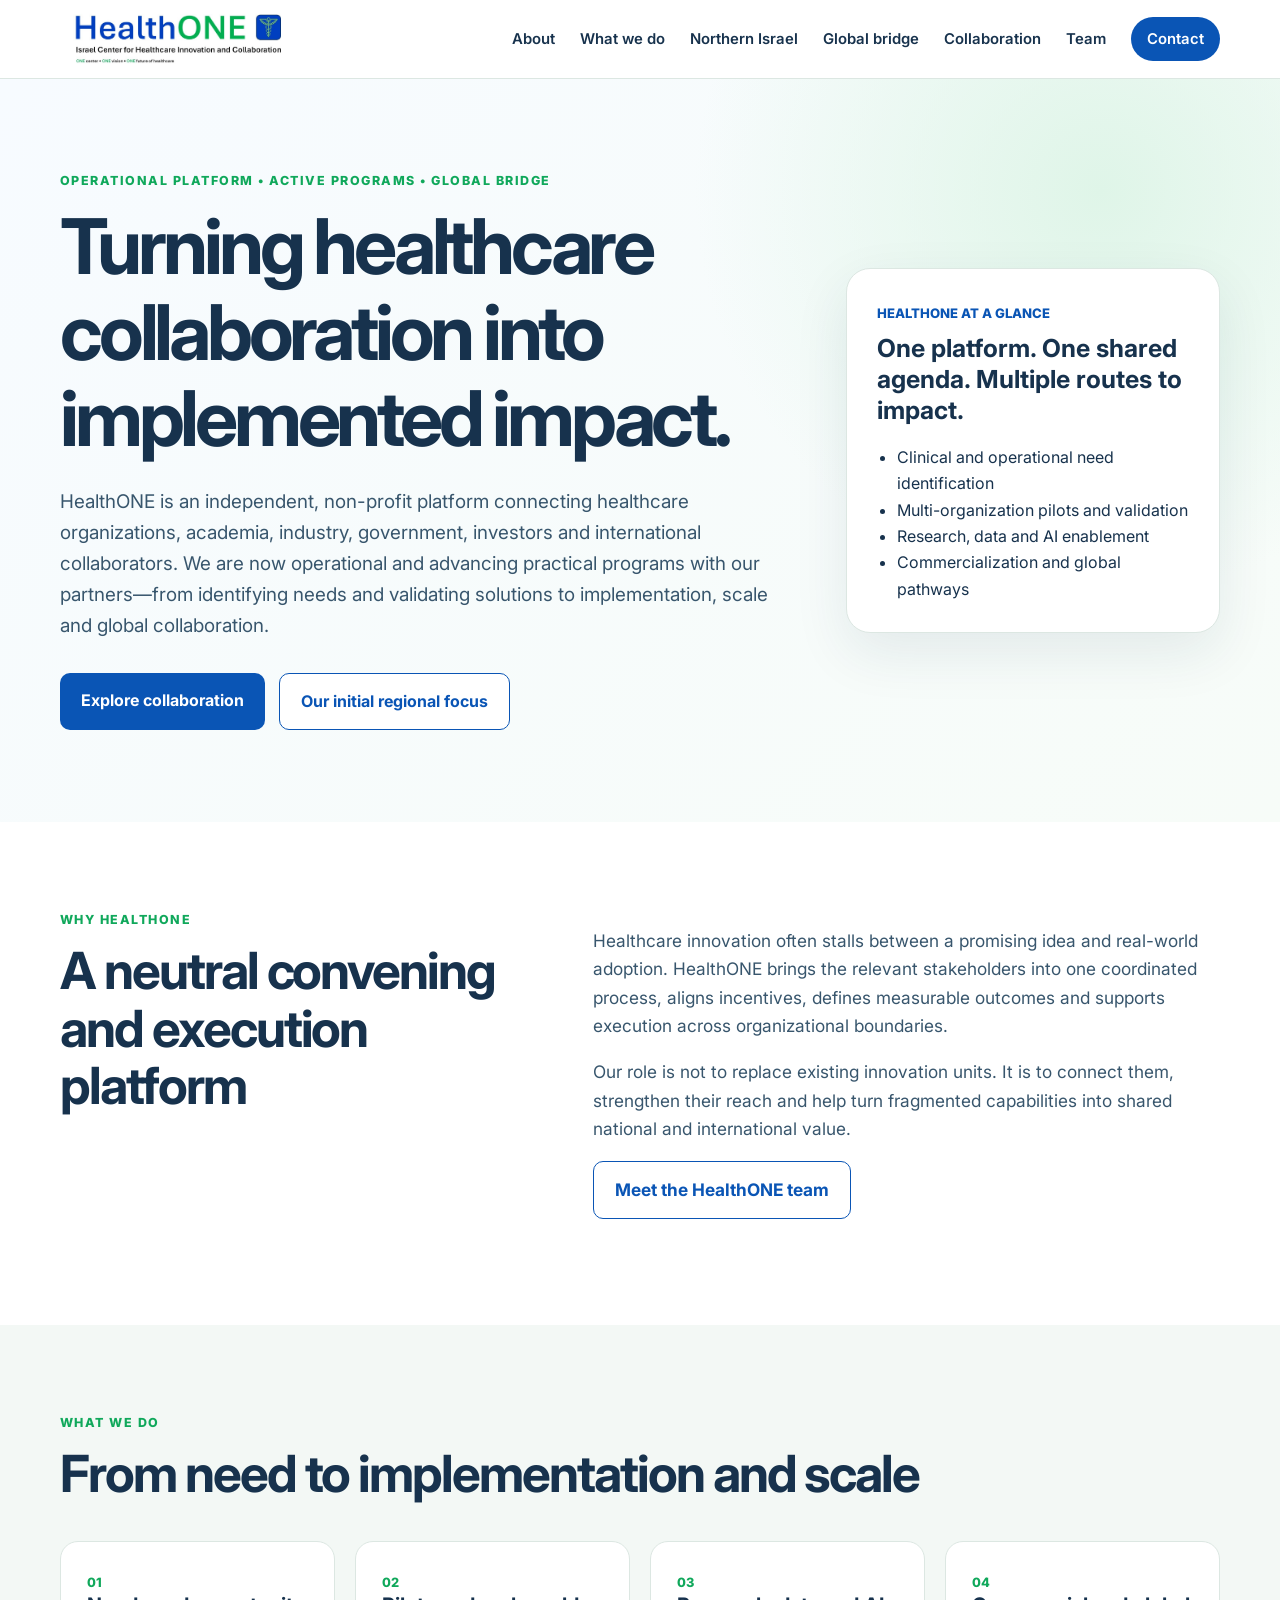
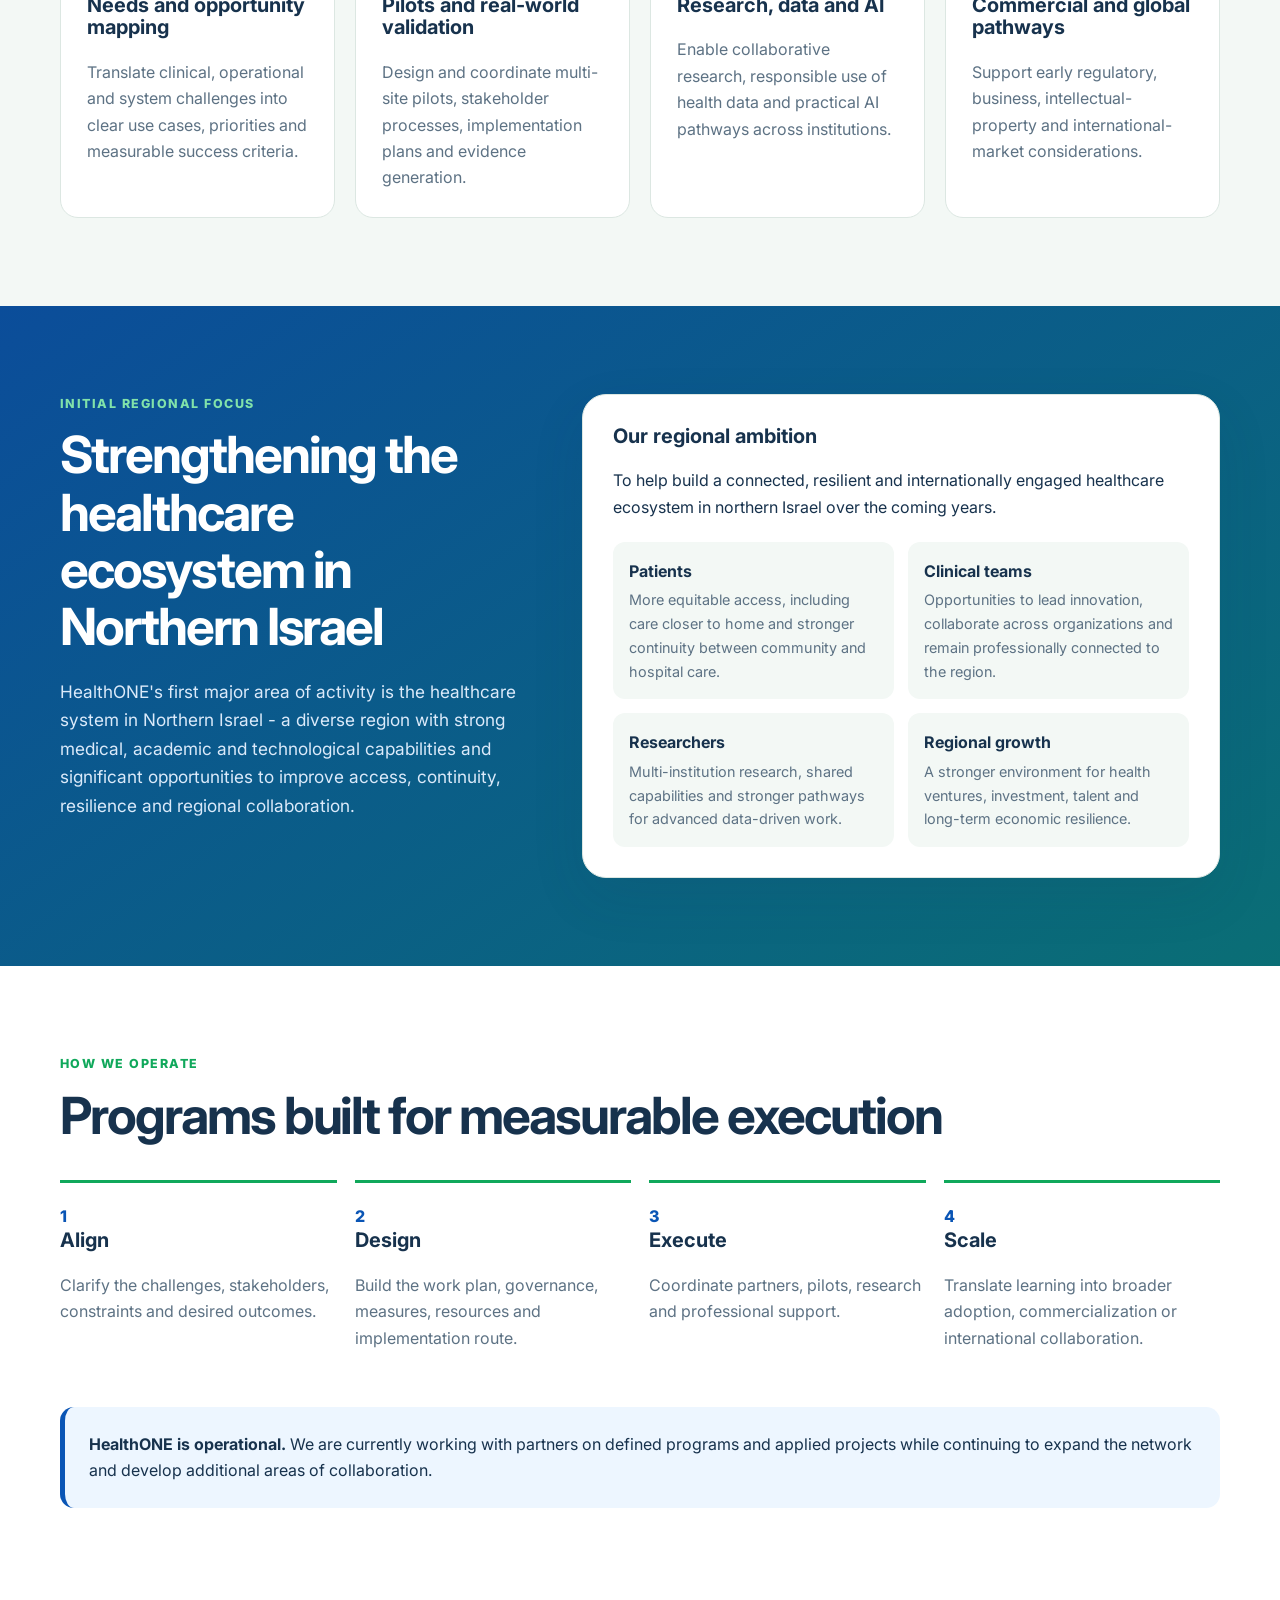
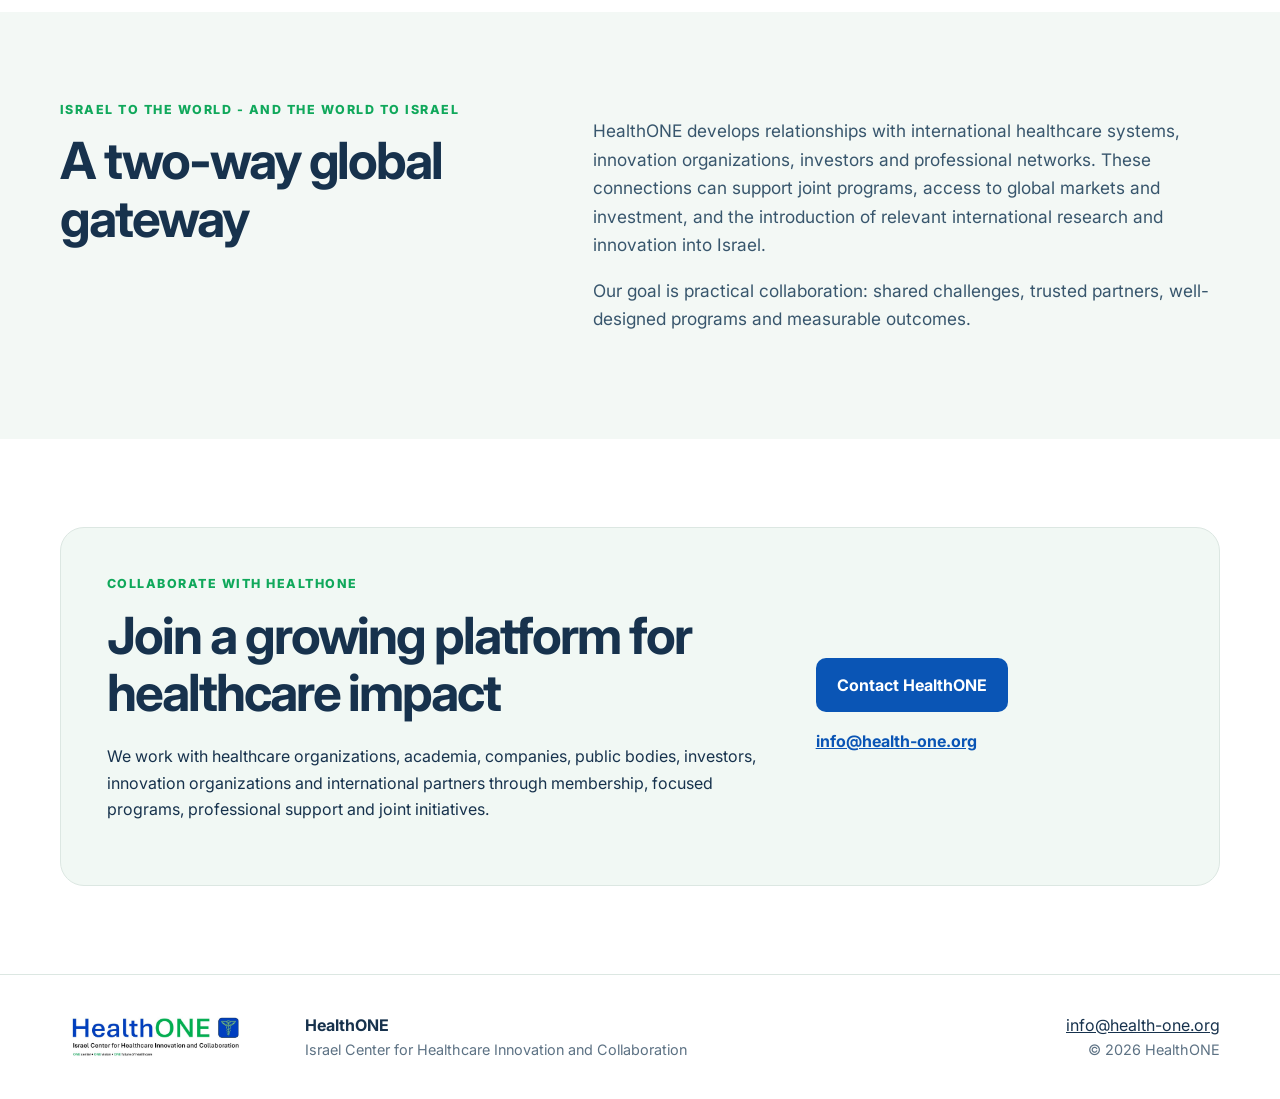
<file: index.html>
<!doctype html>
<html lang="en">
<head>
  <meta charset="utf-8">
  <meta name="viewport" content="width=device-width, initial-scale=1">
  <title>HealthONE | Healthcare Innovation and Collaboration in Israel</title>
  <meta name="description" content="HealthONE is Israel's non-profit platform for healthcare innovation and collaboration, connecting health systems, academia, industry, government and global partners to move solutions from need to implementation and scale.">
  <meta name="robots" content="index,follow,max-image-preview:large">
  <link rel="canonical" href="https://health-one.org/">
  <link rel="icon" type="image/jpeg" href="/logo.jpg">
  <link rel="manifest" href="/site.webmanifest">
  <meta property="og:type" content="website">
  <meta property="og:site_name" content="HealthONE">
  <meta property="og:title" content="HealthONE | Healthcare Innovation Through Collaboration">
  <meta property="og:description" content="A national platform and global bridge advancing practical healthcare innovation, initially focused on the healthcare system in Northern Israel.">
  <meta property="og:url" content="https://health-one.org/">
  <meta property="og:image" content="https://health-one.org/logo.jpg">
  <meta name="twitter:card" content="summary_large_image">
  <meta name="theme-color" content="#0a55b5">
  <link rel="preconnect" href="https://fonts.googleapis.com">
  <link rel="preconnect" href="https://fonts.gstatic.com" crossorigin>
  <link href="https://fonts.googleapis.com/css2?family=Inter:wght@400;500;600;700;800&display=swap" rel="stylesheet">
  <link rel="stylesheet" href="/styles.css">
  <script type="application/ld+json">
  {
    "@context": "https://schema.org",
    "@type": "NonprofitOrganization",
    "name": "HealthONE - Israel Center for Healthcare Innovation and Collaboration",
    "alternateName": "HealthONE",
    "url": "https://health-one.org/",
    "logo": "https://health-one.org/logo.jpg",
    "email": "info@health-one.org",
    "areaServed": ["Israel", "Northern Israel", "International"],
    "description": "A non-profit platform connecting healthcare organizations, academia, industry, government, investors and global collaborators to advance practical healthcare innovation from clinical need to implementation and scale."
  }
  </script>
</head>
<body>
  <header class="site-header">
    <div class="container nav-wrap">
      <a class="brand" href="#top" aria-label="HealthONE home"><img src="/logo.jpg" alt="HealthONE - Israel Center for Healthcare Innovation and Collaboration"></a>
      <button class="menu-button" aria-expanded="false" aria-controls="main-nav">Menu</button>
      <nav id="main-nav" class="main-nav" aria-label="Main navigation">
        <a href="#about">About</a><a href="#work">What we do</a><a href="#north">Northern Israel</a><a href="#global">Global bridge</a><a href="#membership">Collaboration</a><a href="/team.html">Team</a><a class="nav-cta" href="mailto:info@health-one.org">Contact</a>
      </nav>
    </div>
  </header>

  <main id="top">
    <section class="hero">
      <div class="container hero-grid">
        <div>
          <p class="eyebrow">Operational platform • Active programs • Global bridge</p>
          <h1>Turning healthcare collaboration into implemented impact.</h1>
          <p class="lead">HealthONE is an independent, non-profit platform connecting healthcare organizations, academia, industry, government, investors and international collaborators. We are now operational and advancing practical programs with our partners—from identifying needs and validating solutions to implementation, scale and global collaboration.</p>
          <div class="actions"><a class="button primary" href="mailto:info@health-one.org?subject=HealthONE%20collaboration">Explore collaboration</a><a class="button secondary" href="#north">Our initial regional focus</a></div>
        </div>
        <aside class="hero-card" aria-label="HealthONE at a glance">
          <span class="card-kicker">HealthONE at a glance</span>
          <strong>One platform. One shared agenda. Multiple routes to impact.</strong>
          <ul><li>Clinical and operational need identification</li><li>Multi-organization pilots and validation</li><li>Research, data and AI enablement</li><li>Commercialization and global pathways</li></ul>
        </aside>
      </div>
    </section>

    <section id="about" class="section">
      <div class="container split">
        <div><p class="eyebrow">Why HealthONE</p><h2>A neutral convening and execution platform</h2></div>
        <div class="body-copy"><p>Healthcare innovation often stalls between a promising idea and real-world adoption. HealthONE brings the relevant stakeholders into one coordinated process, aligns incentives, defines measurable outcomes and supports execution across organizational boundaries.</p><p>Our role is not to replace existing innovation units. It is to connect them, strengthen their reach and help turn fragmented capabilities into shared national and international value.</p><p><a class="button secondary compact-button" href="/team.html">Meet the HealthONE team</a></p></div>
      </div>
    </section>

    <section id="work" class="section muted">
      <div class="container"><p class="eyebrow">What we do</p><h2>From need to implementation and scale</h2>
        <div class="cards four">
          <article><span>01</span><h3>Needs and opportunity mapping</h3><p>Translate clinical, operational and system challenges into clear use cases, priorities and measurable success criteria.</p></article>
          <article><span>02</span><h3>Pilots and real-world validation</h3><p>Design and coordinate multi-site pilots, stakeholder processes, implementation plans and evidence generation.</p></article>
          <article><span>03</span><h3>Research, data and AI</h3><p>Enable collaborative research, responsible use of health data and practical AI pathways across institutions.</p></article>
          <article><span>04</span><h3>Commercial and global pathways</h3><p>Support early regulatory, business, intellectual-property and international-market considerations.</p></article>
        </div>
      </div>
    </section>

    <section id="north" class="section north">
      <div class="container north-grid">
        <div><p class="eyebrow">Initial regional focus</p><h2>Strengthening the healthcare ecosystem in Northern Israel</h2><p class="lead-small">HealthONE's first major area of activity is the healthcare system in Northern Israel - a diverse region with strong medical, academic and technological capabilities and significant opportunities to improve access, continuity, resilience and regional collaboration.</p></div>
        <div class="north-panel">
          <h3>Our regional ambition</h3>
          <p>To help build a connected, resilient and internationally engaged healthcare ecosystem in northern Israel over the coming years.</p>
          <div class="mini-grid">
            <div><b>Patients</b><span>More equitable access, including care closer to home and stronger continuity between community and hospital care.</span></div>
            <div><b>Clinical teams</b><span>Opportunities to lead innovation, collaborate across organizations and remain professionally connected to the region.</span></div>
            <div><b>Researchers</b><span>Multi-institution research, shared capabilities and stronger pathways for advanced data-driven work.</span></div>
            <div><b>Regional growth</b><span>A stronger environment for health ventures, investment, talent and long-term economic resilience.</span></div>
          </div>
        </div>
      </div>
    </section>

    <section class="section">
      <div class="container"><p class="eyebrow">How we operate</p><h2>Programs built for measurable execution</h2>
        <div class="process">
          <div><i>1</i><h3>Align</h3><p>Clarify the challenges, stakeholders, constraints and desired outcomes.</p></div>
          <div><i>2</i><h3>Design</h3><p>Build the work plan, governance, measures, resources and implementation route.</p></div>
          <div><i>3</i><h3>Execute</h3><p>Coordinate partners, pilots, research and professional support.</p></div>
          <div><i>4</i><h3>Scale</h3><p>Translate learning into broader adoption, commercialization or international collaboration.</p></div>
        </div>
        <p class="status-note"><strong>HealthONE is operational.</strong> We are currently working with partners on defined programs and applied projects while continuing to expand the network and develop additional areas of collaboration.</p>
      </div>
    </section>

    <section id="global" class="section muted">
      <div class="container split">
        <div><p class="eyebrow">Israel to the world - and the world to Israel</p><h2>A two-way global gateway</h2></div>
        <div class="body-copy"><p>HealthONE develops relationships with international healthcare systems, innovation organizations, investors and professional networks. These connections can support joint programs, access to global markets and investment, and the introduction of relevant international research and innovation into Israel.</p><p>Our goal is practical collaboration: shared challenges, trusted partners, well-designed programs and measurable outcomes.</p></div>
      </div>
    </section>

    <section id="membership" class="section">
      <div class="container cta-panel">
        <div><p class="eyebrow">Collaborate with HealthONE</p><h2>Join a growing platform for healthcare impact</h2><p>We work with healthcare organizations, academia, companies, public bodies, investors, innovation organizations and international partners through membership, focused programs, professional support and joint initiatives.</p></div>
        <div class="cta-actions"><a class="button primary" href="mailto:info@health-one.org?subject=HealthONE%20collaboration">Contact HealthONE</a><a class="text-link" href="mailto:info@health-one.org">info@health-one.org</a></div>
      </div>
    </section>
  </main>

  <footer><div class="container footer-grid"><img src="/logo.jpg" alt="HealthONE"><div><strong>HealthONE</strong><span>Israel Center for Healthcare Innovation and Collaboration</span></div><div><a href="mailto:info@health-one.org">info@health-one.org</a><span>© 2026 HealthONE</span></div></div></footer>
  <script src="/script.js" defer></script>
</body>
</html>
</file>
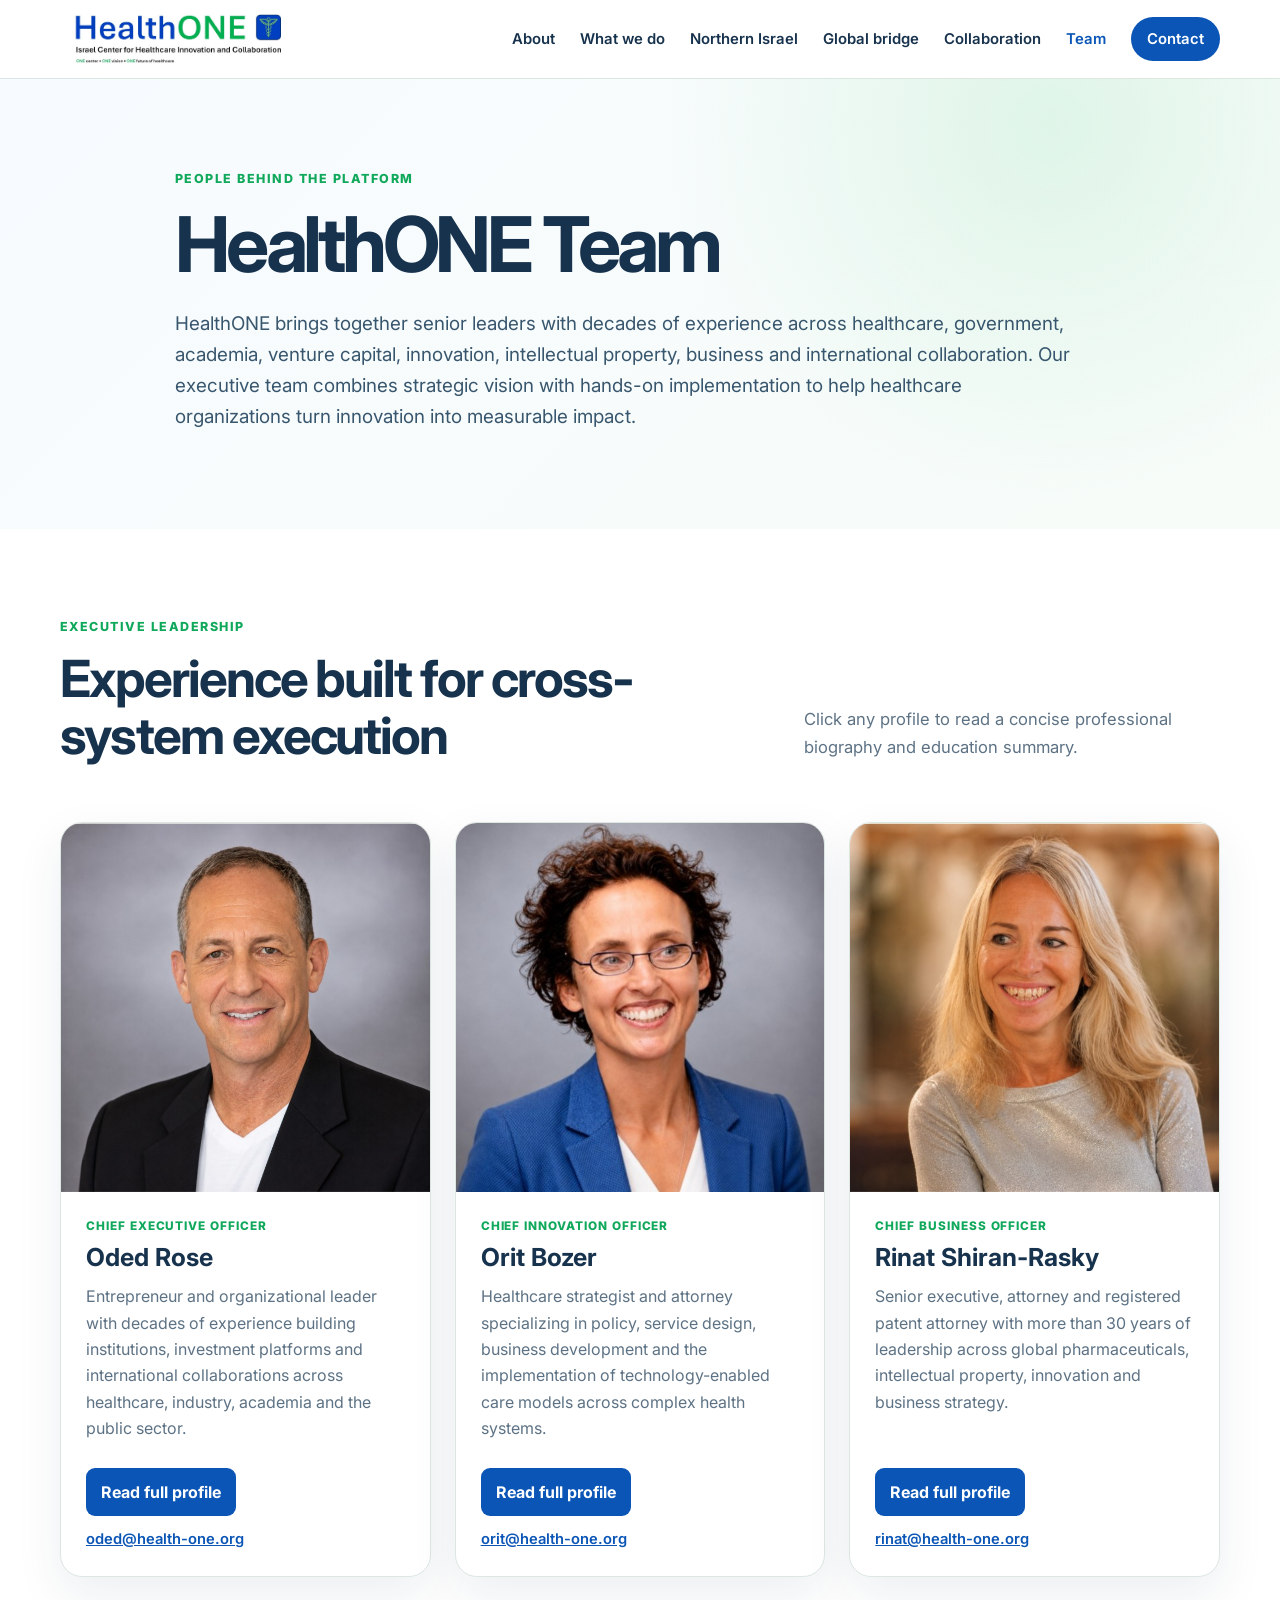
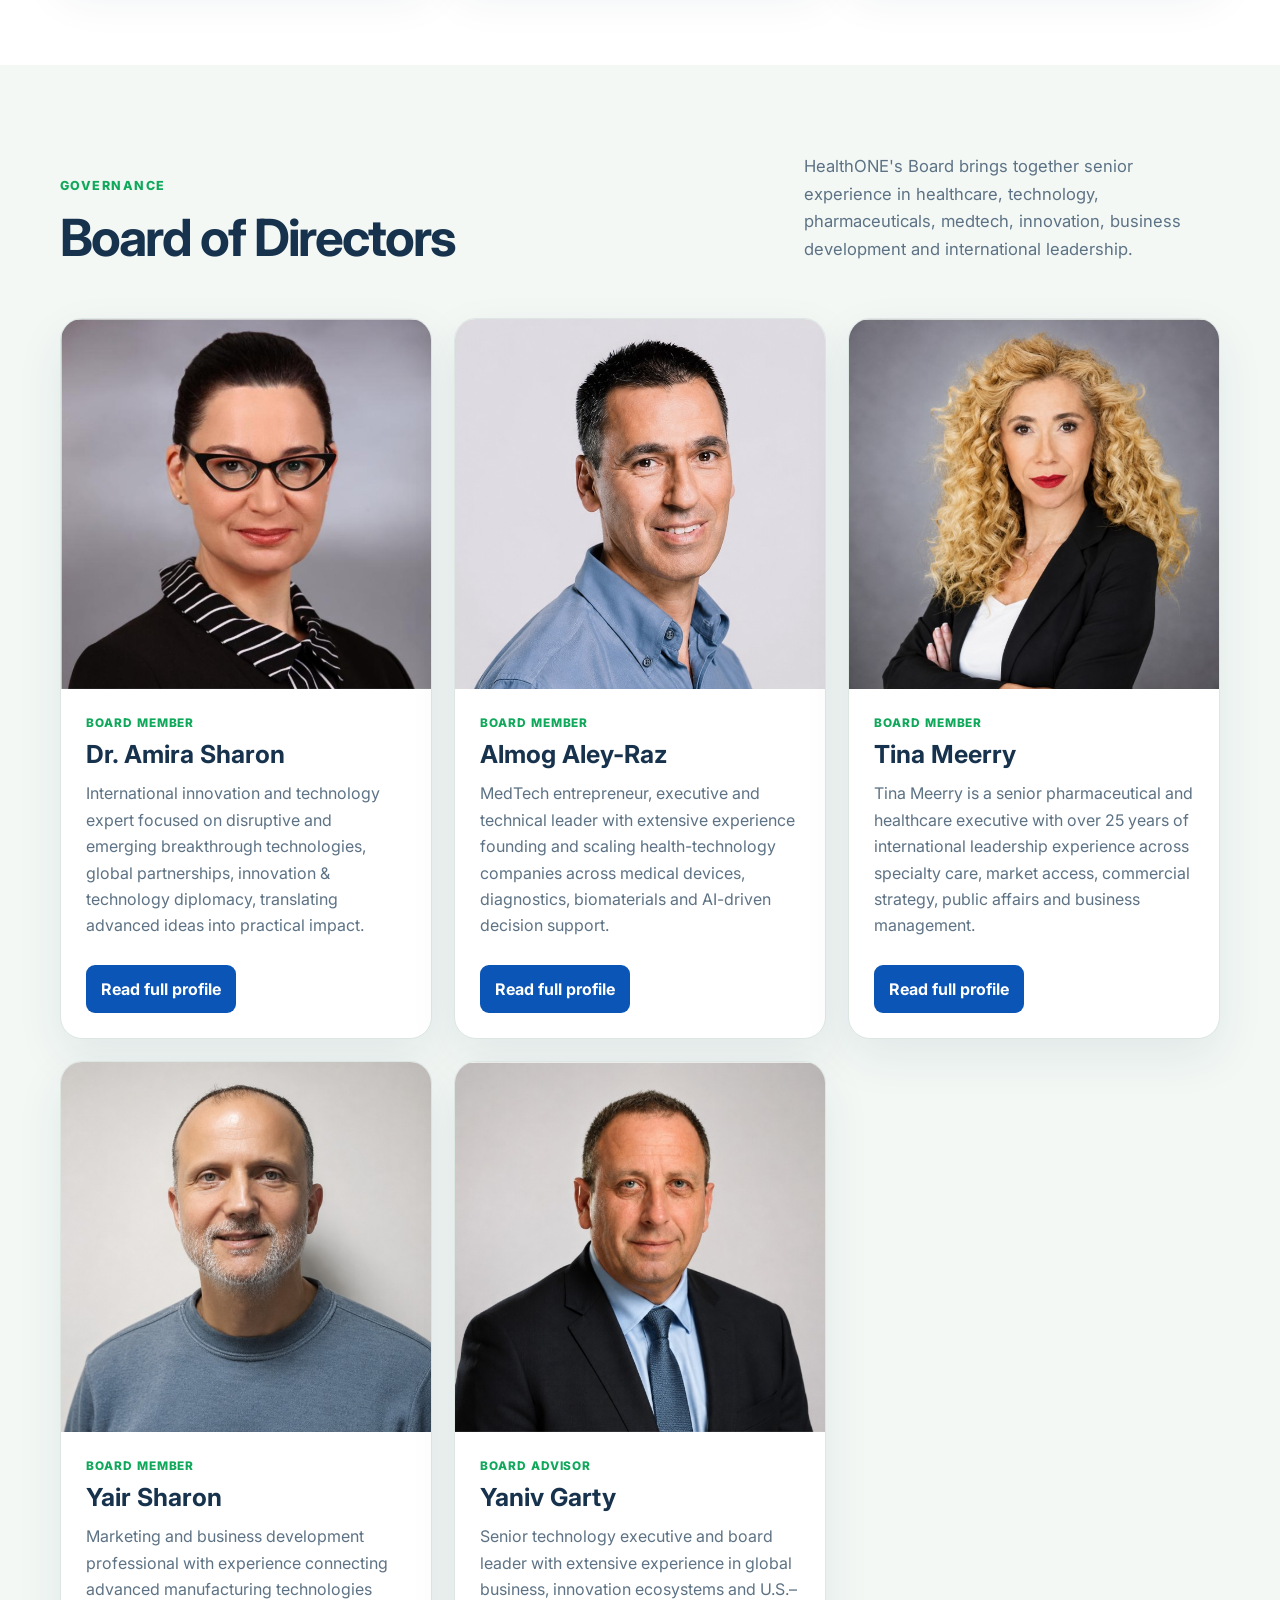
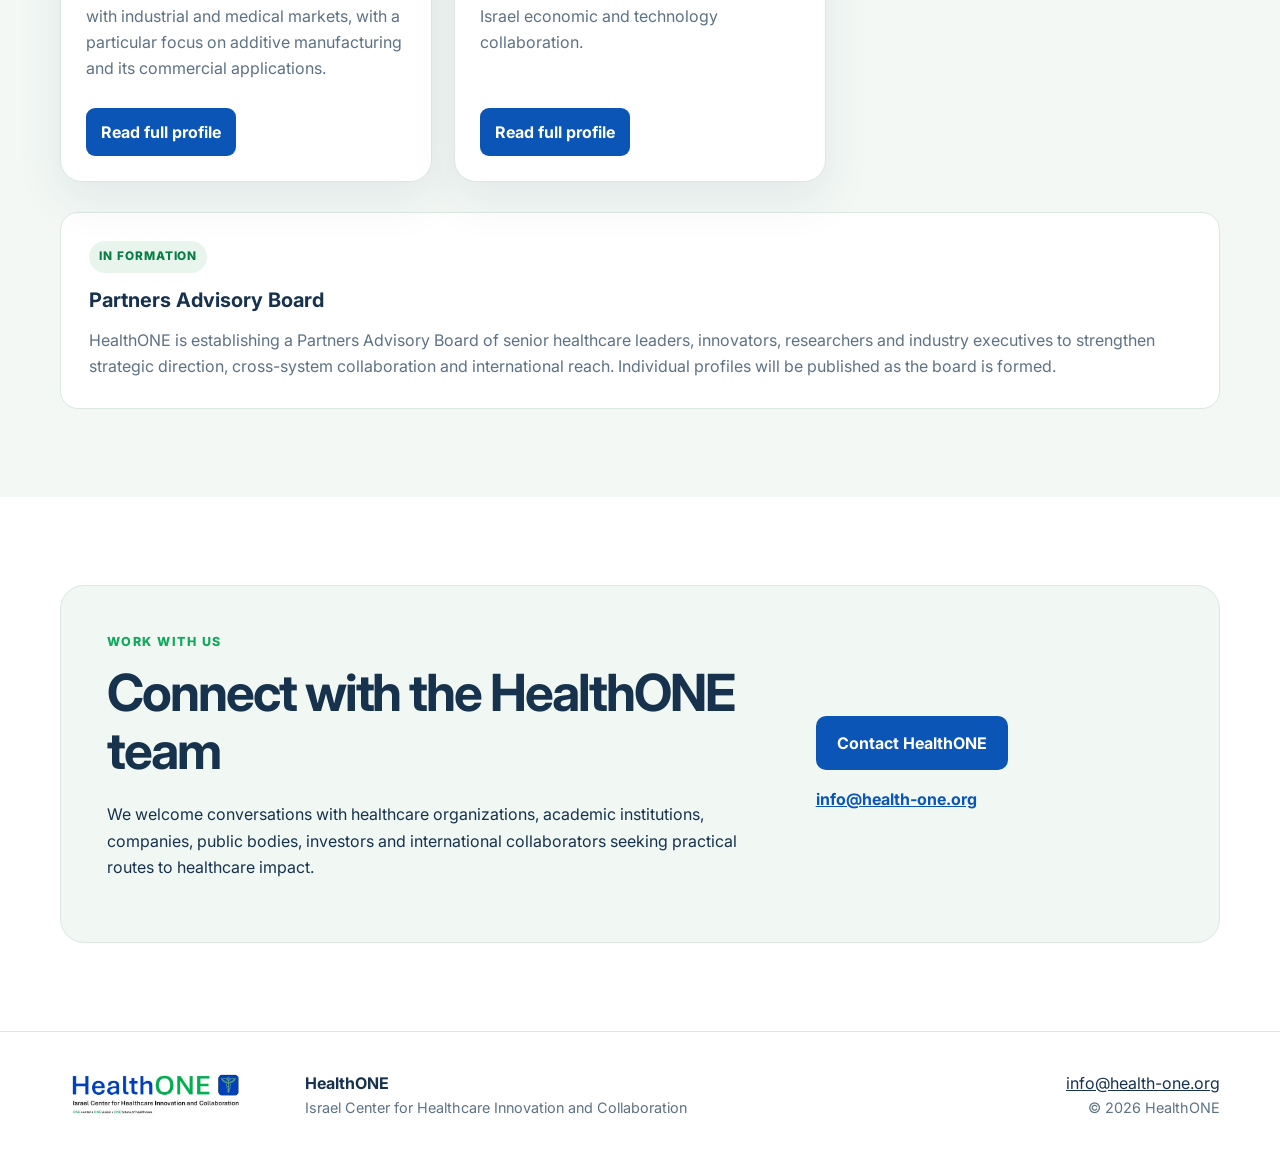
<file: team.html>
<!doctype html>
<html lang="en">
<head>
  <meta charset="utf-8">
  <meta name="viewport" content="width=device-width, initial-scale=1">
  <title>HealthONE Team | Executive Leadership</title>
  <meta name="description" content="Meet the HealthONE executive team, bringing senior experience across healthcare, government, innovation, venture capital, intellectual property, business and international collaboration.">
  <meta name="robots" content="index,follow,max-image-preview:large">
  <link rel="canonical" href="https://health-one.org/team.html">
  <link rel="icon" type="image/jpeg" href="/logo.jpg">
  <link rel="manifest" href="/site.webmanifest">
  <meta property="og:type" content="website">
  <meta property="og:site_name" content="HealthONE">
  <meta property="og:title" content="HealthONE Executive Team">
  <meta property="og:description" content="Senior leaders combining strategic vision with hands-on execution across healthcare, innovation, policy, business and international collaboration.">
  <meta property="og:url" content="https://health-one.org/team.html">
  <meta property="og:image" content="https://health-one.org/logo.jpg">
  <meta name="twitter:card" content="summary_large_image">
  <meta name="theme-color" content="#0a55b5">
  <link rel="preconnect" href="https://fonts.googleapis.com">
  <link rel="preconnect" href="https://fonts.gstatic.com" crossorigin>
  <link href="https://fonts.googleapis.com/css2?family=Inter:wght@400;500;600;700;800&display=swap" rel="stylesheet">
  <link rel="stylesheet" href="/styles.css">
  <link rel="stylesheet" href="/team.css">
  <script type="application/ld+json">
  {
    "@context": "https://schema.org",
    "@graph": [
      {
        "@type": "AboutPage",
        "name": "HealthONE Executive Team",
        "url": "https://health-one.org/team.html",
        "isPartOf": {"@type": "WebSite", "name": "HealthONE", "url": "https://health-one.org/"}
      },
      {
        "@type": "Person",
        "name": "Oded Rose",
        "jobTitle": "Chief Executive Officer",
        "worksFor": {"@type": "NonprofitOrganization", "name": "HealthONE", "url": "https://health-one.org/"}
      },
      {
        "@type": "Person",
        "name": "Orit Bozer",
        "jobTitle": "Chief Innovation Officer",
        "worksFor": {"@type": "NonprofitOrganization", "name": "HealthONE", "url": "https://health-one.org/"}
      },
      {
        "@type": "Person",
        "name": "Rinat Shiran-Rasky",
        "jobTitle": "Chief Business Officer",
        "worksFor": {"@type": "NonprofitOrganization", "name": "HealthONE", "url": "https://health-one.org/"}
      }
    ]
  }
  </script>
</head>
<body>
  <header class="site-header">
    <div class="container nav-wrap">
      <a class="brand" href="/" aria-label="HealthONE home"><img src="/logo.jpg" alt="HealthONE - Israel Center for Healthcare Innovation and Collaboration"></a>
      <button class="menu-button" aria-expanded="false" aria-controls="main-nav">Menu</button>
      <nav id="main-nav" class="main-nav" aria-label="Main navigation">
        <a href="/#about">About</a><a href="/#work">What we do</a><a href="/#north">Northern Israel</a><a href="/#global">Global bridge</a><a href="/#membership">Collaboration</a><a href="/team.html" aria-current="page">Team</a><a class="nav-cta" href="mailto:info@health-one.org">Contact</a>
      </nav>
    </div>
  </header>

  <main>
    <section class="team-hero">
      <div class="container team-hero-inner">
        <p class="eyebrow">People behind the platform</p>
        <h1>HealthONE Team</h1>
        <p class="lead">HealthONE brings together senior leaders with decades of experience across healthcare, government, academia, venture capital, innovation, intellectual property, business and international collaboration. Our executive team combines strategic vision with hands-on implementation to help healthcare organizations turn innovation into measurable impact.</p>
      </div>
    </section>

    <section class="section team-section" aria-labelledby="executive-team-title">
      <div class="container">
        <div class="section-heading">
          <div><p class="eyebrow">Executive leadership</p><h2 id="executive-team-title">Experience built for cross-system execution</h2></div>
          <p>Click any profile to read a concise professional biography and education summary.</p>
        </div>

        <div class="team-grid">
          <article class="profile-card">
            <img src="/team-oded-v2.jpg" alt="Portrait of Oded Rose" width="600" height="600">
            <div class="profile-card-body">
              <p class="profile-role">Chief Executive Officer</p>
              <h3>Oded Rose</h3>
              <p>Entrepreneur and organizational leader with decades of experience building institutions, investment platforms and international collaborations across healthcare, industry, academia and the public sector.</p>
              <div class="profile-links"><button class="profile-button" type="button" data-dialog="oded-profile">Read full profile</button><a href="mailto:oded@health-one.org">oded@health-one.org</a></div>
            </div>
          </article>

          <article class="profile-card">
            <img src="/team-orit-v2.jpg" alt="Portrait of Orit Bozer" width="600" height="600">
            <div class="profile-card-body">
              <p class="profile-role">Chief Innovation Officer</p>
              <h3>Orit Bozer</h3>
              <p>Healthcare strategist and attorney specializing in policy, service design, business development and the implementation of technology-enabled care models across complex health systems.</p>
              <div class="profile-links"><button class="profile-button" type="button" data-dialog="orit-profile">Read full profile</button><a href="mailto:orit@health-one.org">orit@health-one.org</a></div>
            </div>
          </article>

          <article class="profile-card">
            <img src="/team-rinat-v2.jpg" alt="Portrait of Rinat Shiran-Rasky" width="600" height="600">
            <div class="profile-card-body">
              <p class="profile-role">Chief Business Officer</p>
              <h3>Rinat Shiran-Rasky</h3>
              <p>Senior executive, attorney and registered patent attorney with more than 30 years of leadership across global pharmaceuticals, intellectual property, innovation and business strategy.</p>
              <div class="profile-links"><button class="profile-button" type="button" data-dialog="rinat-profile">Read full profile</button><a href="mailto:rinat@health-one.org">rinat@health-one.org</a></div>
            </div>
          </article>
        </div>
      </div>
    </section>

    <section class="section muted governance-section" aria-labelledby="governance-title">
      <div class="container">
        <p class="eyebrow">Governance and guidance</p>
        <h2 id="governance-title">A structure designed to grow with the platform</h2>
        <div class="future-grid">
          <article>
            <span class="future-label">Governance</span>
            <h3>Board of Directors</h3>
            <p>HealthONE is governed by a Board of Directors bringing experience from healthcare, innovation, business, academia and public leadership. Individual profiles will be published once the board structure is finalized.</p>
          </article>
          <article>
            <span class="future-label">In formation</span>
            <h3>Partners Advisory Board</h3>
            <p>HealthONE is establishing a Partners Advisory Board of senior healthcare leaders, innovators, researchers and industry executives to strengthen strategic direction and international collaboration.</p>
          </article>
        </div>
      </div>
    </section>

    <section class="section">
      <div class="container cta-panel">
        <div><p class="eyebrow">Work with us</p><h2>Connect with the HealthONE team</h2><p>We welcome conversations with healthcare organizations, academic institutions, companies, public bodies, investors and international collaborators seeking practical routes to healthcare impact.</p></div>
        <div class="cta-actions"><a class="button primary" href="mailto:info@health-one.org?subject=HealthONE%20collaboration">Contact HealthONE</a><a class="text-link" href="mailto:info@health-one.org">info@health-one.org</a></div>
      </div>
    </section>
  </main>

  <dialog class="profile-dialog" id="oded-profile" aria-labelledby="oded-name">
    <button class="dialog-close" type="button" aria-label="Close profile">×</button>
    <div class="dialog-profile-header"><img src="/team-oded-v2.jpg" alt="" width="180" height="180"><div><p class="profile-role">Chief Executive Officer</p><h2 id="oded-name">Oded Rose</h2><a href="mailto:oded@health-one.org">oded@health-one.org</a></div></div>
    <div class="dialog-copy">
      <p>Oded Rose is an entrepreneur, executive and organizational leader with decades of experience founding, managing and scaling complex organizations. His work spans healthcare, industry, venture capital, academia and public affairs in Israel and internationally, with a particular focus on building cross-sector partnerships and translating strategy into execution.</p>
      <p>Oded has led organizations and initiatives from inception through growth, including strategy formation, multi-stakeholder ecosystem management, investment processes, business development and organizational alignment. As CEO of the Israel-America Chamber of Commerce, he launched and led a federally funded healthcare initiative that developed long-term medical innovation collaboration between Israel and the United States. He also founded and managed Aurum Ventures, an early Israeli investor in medical technology, and served on the boards of numerous biotechnology and medical-device companies.</p>
      <p>He founded HealthONE to connect healthcare organizations, academia, industry and public bodies and accelerate the system-wide implementation of healthcare innovation.</p>
      <h3>Education</h3>
      <ul><li>M.Sc. with Honors in Medical Research, Tel Aviv University School of Medicine</li><li>M.B.A., The Wharton School, University of Pennsylvania</li><li>M.A. in International Studies, University of Pennsylvania</li></ul>
    </div>
  </dialog>

  <dialog class="profile-dialog" id="orit-profile" aria-labelledby="orit-name">
    <button class="dialog-close" type="button" aria-label="Close profile">×</button>
    <div class="dialog-profile-header"><img src="/team-orit-v2.jpg" alt="" width="180" height="180"><div><p class="profile-role">Chief Innovation Officer</p><h2 id="orit-name">Orit Bozer, Adv.</h2><a href="mailto:orit@health-one.org">orit@health-one.org</a></div></div>
    <div class="dialog-copy">
      <p>Orit Bozer is a healthcare strategic consultant and attorney with extensive experience in policy advocacy, business development and cross-organizational program management. She has deep familiarity with the Israeli healthcare system and the interfaces among regulators, healthcare providers, hospitals, technology companies, patient groups and public institutions.</p>
      <p>Orit specializes in mapping health-system needs, designing tailored service models and guiding programs from concept through implementation. She previously served as a senior advisor to Israel's Minister of Health, gaining in-depth experience in health policy, health economics and governmental decision-making. She has also developed technology-enabled services and care-delivery models for major healthcare organizations, including advanced homecare, remote services and resilient community-care capabilities.</p>
      <p>Her experience includes regulatory and compliance pathways for piloting and scaling healthcare innovation, as well as managing a United States–Israel technology innovation program that connected companies and healthcare stakeholders across both markets.</p>
      <h3>Education</h3>
      <ul><li>LL.B. in Law, Tel Aviv University</li><li>LL.M. in Law, Tel Aviv University</li></ul>
    </div>
  </dialog>

  <dialog class="profile-dialog" id="rinat-profile" aria-labelledby="rinat-name">
    <button class="dialog-close" type="button" aria-label="Close profile">×</button>
    <div class="dialog-profile-header"><img src="/team-rinat-v2.jpg" alt="" width="180" height="180"><div><p class="profile-role">Chief Business Officer</p><h2 id="rinat-name">Rinat Shiran-Rasky</h2><p class="credential-line">Adv., Registered Patent Attorney</p><a href="mailto:rinat@health-one.org">rinat@health-one.org</a></div></div>
    <div class="dialog-copy">
      <p>Rinat Shiran-Rasky is a senior executive, attorney and registered patent attorney with more than 30 years of leadership experience in the global pharmaceutical industry. Her career operates at the intersection of science, intellectual property, law, innovation and business strategy.</p>
      <p>Rinat has formulated and executed business strategies, commercialized innovation, structured international partnerships and led change in complex, multi-stakeholder organizations across dozens of markets. In senior global intellectual-property and international legal roles, she established and led international teams and transformed technical functions into proactive, value-generating business partners.</p>
      <p>At HealthONE, Rinat supports innovation organizations and healthcare providers in moving from concept and pilot stages toward robust business models, strategic alliances, risk management and large-scale implementation. Her work combines regulatory insight, stakeholder alignment, commercialization strategy and end-to-end execution.</p>
      <h3>Education</h3>
      <ul><li>M.Sc. in Biology, Weizmann Institute of Science</li><li>B.Sc. in Biology, Tel Aviv University</li><li>LL.B. in Law, Reichman University</li></ul>
    </div>
  </dialog>

  <footer><div class="container footer-grid"><img src="/logo.jpg" alt="HealthONE"><div><strong>HealthONE</strong><span>Israel Center for Healthcare Innovation and Collaboration</span></div><div><a href="mailto:info@health-one.org">info@health-one.org</a><span>© 2026 HealthONE</span></div></div></footer>
  <script src="/script.js" defer></script>
  <script src="/team.js" defer></script>
</body>
</html>
</file>
<file: styles.css>
:root{--blue:#0a55b5;--green:#10a85b;--ink:#17324d;--muted:#5d7284;--pale:#f3f8f5;--line:#dce7e2;--white:#fff;--max:1160px}*{box-sizing:border-box}html{scroll-behavior:smooth}body{margin:0;font-family:Inter,Arial,sans-serif;color:var(--ink);line-height:1.65;background:#fff}a{color:inherit}.container{width:min(var(--max),calc(100% - 40px));margin:auto}.site-header{position:sticky;top:0;z-index:20;background:rgba(255,255,255,.94);backdrop-filter:blur(12px);border-bottom:1px solid var(--line)}.nav-wrap{min-height:78px;display:flex;align-items:center;justify-content:space-between;gap:24px}.brand img{display:block;width:260px;max-width:42vw}.main-nav{display:flex;align-items:center;gap:25px;font-size:.93rem;font-weight:600}.main-nav a{text-decoration:none}.nav-cta{padding:10px 16px;border-radius:999px;background:var(--blue);color:#fff}.menu-button{display:none}.hero{padding:92px 0;background:radial-gradient(circle at 86% 15%,#dff5e8,transparent 32%),linear-gradient(135deg,#f7fbff,#f7fcf8)}.hero-grid{display:grid;grid-template-columns:1.55fr .8fr;gap:60px;align-items:center}.eyebrow{margin:0 0 12px;color:var(--green);font-weight:800;text-transform:uppercase;letter-spacing:.12em;font-size:.78rem}h1,h2,h3{line-height:1.12;margin-top:0}h1{font-size:clamp(2.7rem,6vw,5.2rem);letter-spacing:-.055em;margin-bottom:24px}h2{font-size:clamp(2rem,4vw,3.5rem);letter-spacing:-.04em;margin-bottom:22px}h3{font-size:1.25rem}.lead{font-size:1.18rem;color:#38566d;max-width:760px}.lead-small{font-size:1.08rem;color:#38566d}.actions{display:flex;gap:14px;flex-wrap:wrap;margin-top:32px}.button{display:inline-block;padding:14px 21px;border-radius:10px;text-decoration:none;font-weight:700}.primary{background:var(--blue);color:#fff}.secondary{border:1px solid var(--blue);color:var(--blue);background:#fff}.hero-card,.north-panel{background:#fff;border:1px solid var(--line);border-radius:24px;padding:30px;box-shadow:0 20px 55px rgba(23,50,77,.09)}.hero-card strong{display:block;font-size:1.55rem;line-height:1.25;margin:8px 0 18px}.card-kicker{font-size:.82rem;color:var(--blue);font-weight:800;text-transform:uppercase}.hero-card ul{padding-left:20px;margin-bottom:0}.section{padding:88px 0}.muted{background:var(--pale)}.split{display:grid;grid-template-columns:.85fr 1.15fr;gap:70px}.body-copy{font-size:1.08rem;color:#38566d}.cards{display:grid;gap:20px;margin-top:38px}.cards.four{grid-template-columns:repeat(4,1fr)}.cards article{background:#fff;border:1px solid var(--line);border-radius:18px;padding:26px}.cards article span{font-size:.8rem;color:var(--green);font-weight:800}.cards article p{color:var(--muted);margin-bottom:0}.north{background:linear-gradient(145deg,#0b4d9a,#0a6e75);color:#fff}.north .eyebrow{color:#81e2aa}.north-grid{display:grid;grid-template-columns:.85fr 1.15fr;gap:50px;align-items:start}.north .lead-small{color:#dbeafa}.north-panel{color:var(--ink)}.mini-grid{display:grid;grid-template-columns:1fr 1fr;gap:14px;margin-top:22px}.mini-grid div{background:var(--pale);padding:16px;border-radius:12px}.mini-grid b,.mini-grid span{display:block}.mini-grid span{font-size:.9rem;color:var(--muted);margin-top:4px}.process{display:grid;grid-template-columns:repeat(4,1fr);gap:18px;margin-top:36px}.process div{border-top:3px solid var(--green);padding-top:20px}.process i{font-style:normal;color:var(--blue);font-weight:800}.process p{color:var(--muted)}.status-note{margin-top:40px;padding:24px;border-radius:14px;background:#edf6ff;border-left:5px solid var(--blue)}.cta-panel{display:grid;grid-template-columns:1.3fr .7fr;gap:45px;background:#f1f8f4;border:1px solid var(--line);border-radius:24px;padding:46px}.cta-actions{display:flex;flex-direction:column;gap:16px;align-items:flex-start;justify-content:center}.text-link{color:var(--blue);font-weight:700}footer{border-top:1px solid var(--line);padding:32px 0}.footer-grid{display:grid;grid-template-columns:220px 1fr auto;gap:25px;align-items:center}.footer-grid img{width:210px}.footer-grid span,.footer-grid strong{display:block}.footer-grid span{color:var(--muted);font-size:.9rem}.footer-grid div:last-child{text-align:right}@media(max-width:900px){.main-nav{display:none;position:absolute;left:20px;right:20px;top:70px;padding:20px;background:#fff;border:1px solid var(--line);border-radius:15px;box-shadow:0 12px 35px rgba(0,0,0,.1);flex-direction:column;align-items:flex-start}.main-nav.open{display:flex}.menu-button{display:block;border:1px solid var(--line);background:#fff;border-radius:8px;padding:9px 12px}.hero-grid,.split,.north-grid,.cta-panel{grid-template-columns:1fr}.cards.four,.process{grid-template-columns:1fr 1fr}.hero{padding:65px 0}.section{padding:65px 0}.footer-grid{grid-template-columns:1fr}.footer-grid div:last-child{text-align:left}}@media(max-width:560px){.container{width:min(100% - 28px,var(--max))}.brand img{width:220px;max-width:65vw}.cards.four,.process,.mini-grid{grid-template-columns:1fr}.hero-card,.north-panel,.cta-panel{padding:23px}h1{font-size:2.65rem}.actions .button{width:100%;text-align:center}}
</file>
<file: team.css>
/* HealthONE team page */
.compact-button{padding:11px 17px;margin-top:8px}.main-nav a[aria-current="page"]{color:var(--blue)}.team-hero{padding:90px 0 78px;background:radial-gradient(circle at 82% 10%,#dff5e8,transparent 34%),linear-gradient(135deg,#f7fbff,#f7fcf8)}.team-hero-inner{max-width:930px}.team-hero h1{margin-bottom:20px}.team-hero .lead{max-width:900px}.section-heading{display:grid;grid-template-columns:1.25fr .75fr;gap:50px;align-items:end;margin-bottom:36px}.section-heading>p{color:var(--muted);font-size:1.04rem;margin:0 0 25px}.team-grid{display:grid;grid-template-columns:repeat(3,1fr);gap:24px}.profile-card{display:flex;flex-direction:column;background:#fff;border:1px solid var(--line);border-radius:22px;overflow:hidden;box-shadow:0 18px 48px rgba(23,50,77,.08)}.profile-card>img{display:block;width:100%;height:auto;aspect-ratio:1/1;object-fit:cover;object-position:center}.profile-card-body{display:flex;flex-direction:column;flex:1;padding:25px}.profile-role{margin:0 0 7px;color:var(--green);font-weight:800;text-transform:uppercase;letter-spacing:.08em;font-size:.74rem}.profile-card h3{font-size:1.55rem;margin-bottom:12px}.profile-card-body>p:not(.profile-role){color:var(--muted);margin-top:0}.profile-links{display:flex;flex-direction:column;align-items:flex-start;gap:11px;margin-top:auto;padding-top:10px}.profile-links a,.dialog-profile-header a{color:var(--blue);font-weight:600;font-size:.92rem}.profile-button{border:0;border-radius:9px;background:var(--blue);color:#fff;font:inherit;font-weight:700;padding:11px 15px;cursor:pointer}.profile-button:hover,.profile-button:focus-visible{background:#083f88}.future-grid{display:grid;grid-template-columns:1fr 1fr;gap:22px;margin-top:34px}.future-grid article{background:#fff;border:1px solid var(--line);border-radius:18px;padding:28px}.future-grid article p{color:var(--muted);margin-bottom:0}.future-label{display:inline-block;padding:6px 10px;margin-bottom:16px;border-radius:999px;background:#e8f5ed;color:#087c43;font-size:.74rem;font-weight:800;text-transform:uppercase;letter-spacing:.08em}.profile-dialog{width:min(760px,calc(100% - 28px));max-height:88vh;border:0;border-radius:24px;padding:34px;box-shadow:0 24px 90px rgba(0,0,0,.3);color:var(--ink)}.profile-dialog::backdrop{background:rgba(12,32,50,.72);backdrop-filter:blur(3px)}.dialog-close{position:absolute;right:18px;top:14px;width:40px;height:40px;border:0;border-radius:50%;background:#edf3f7;color:var(--ink);font-size:1.7rem;line-height:1;cursor:pointer}.dialog-profile-header{display:grid;grid-template-columns:120px 1fr;gap:22px;align-items:center;padding-right:36px;margin-bottom:26px}.dialog-profile-header img{width:120px;height:120px;aspect-ratio:1/1;border-radius:18px;object-fit:cover;object-position:center}.dialog-profile-header h2{font-size:2.15rem;margin-bottom:7px}.credential-line{color:var(--muted);margin:-2px 0 6px}.dialog-copy{color:#38566d}.dialog-copy h3{color:var(--ink);margin-top:28px}.dialog-copy li{margin-bottom:7px}
/* Board of Directors */
.board-heading{margin-bottom:30px}.board-grid{display:grid;grid-template-columns:repeat(3,1fr);gap:22px}.board-card{display:flex;flex-direction:column;background:#fff;border:1px solid var(--line);border-radius:20px;overflow:hidden;box-shadow:0 14px 40px rgba(23,50,77,.07)}.board-monogram{display:flex;align-items:center;justify-content:center;height:150px;background:linear-gradient(135deg,#eaf3ff,#e9f7ef);color:var(--blue);font-size:2.2rem;font-weight:800;letter-spacing:.04em}.board-card-body{display:flex;flex-direction:column;flex:1;padding:24px}.board-card h3{font-size:1.38rem;margin:0 0 11px}.board-card-body>p:not(.profile-role){color:var(--muted);margin-top:0}.linkedin-link{display:inline-flex;align-items:center;gap:5px;margin-top:auto;padding-top:8px;color:var(--blue);font-weight:700;font-size:.92rem}.linkedin-link:hover{text-decoration:underline}.advisory-preview{margin-top:30px;background:#fff;border:1px solid var(--line);border-radius:18px;padding:28px}.advisory-preview h3{margin:0 0 10px}.advisory-preview p{color:var(--muted);margin-bottom:0}
@media(max-width:900px){.section-heading,.team-grid{grid-template-columns:1fr}.section-heading{gap:8px}.section-heading>p{margin-bottom:0}.team-grid{max-width:610px;margin-inline:auto}.future-grid{grid-template-columns:1fr}.board-grid{grid-template-columns:repeat(2,1fr)}}@media(max-width:620px){.board-grid{grid-template-columns:1fr}.board-monogram{height:120px}}@media(max-width:560px){.team-hero{padding:62px 0 52px}.profile-dialog{padding:24px 20px}.dialog-profile-header{grid-template-columns:84px 1fr;gap:16px}.dialog-profile-header img{width:84px;height:84px;border-radius:14px}.dialog-profile-header h2{font-size:1.65rem}.profile-card-body{padding:21px}}
</file>
